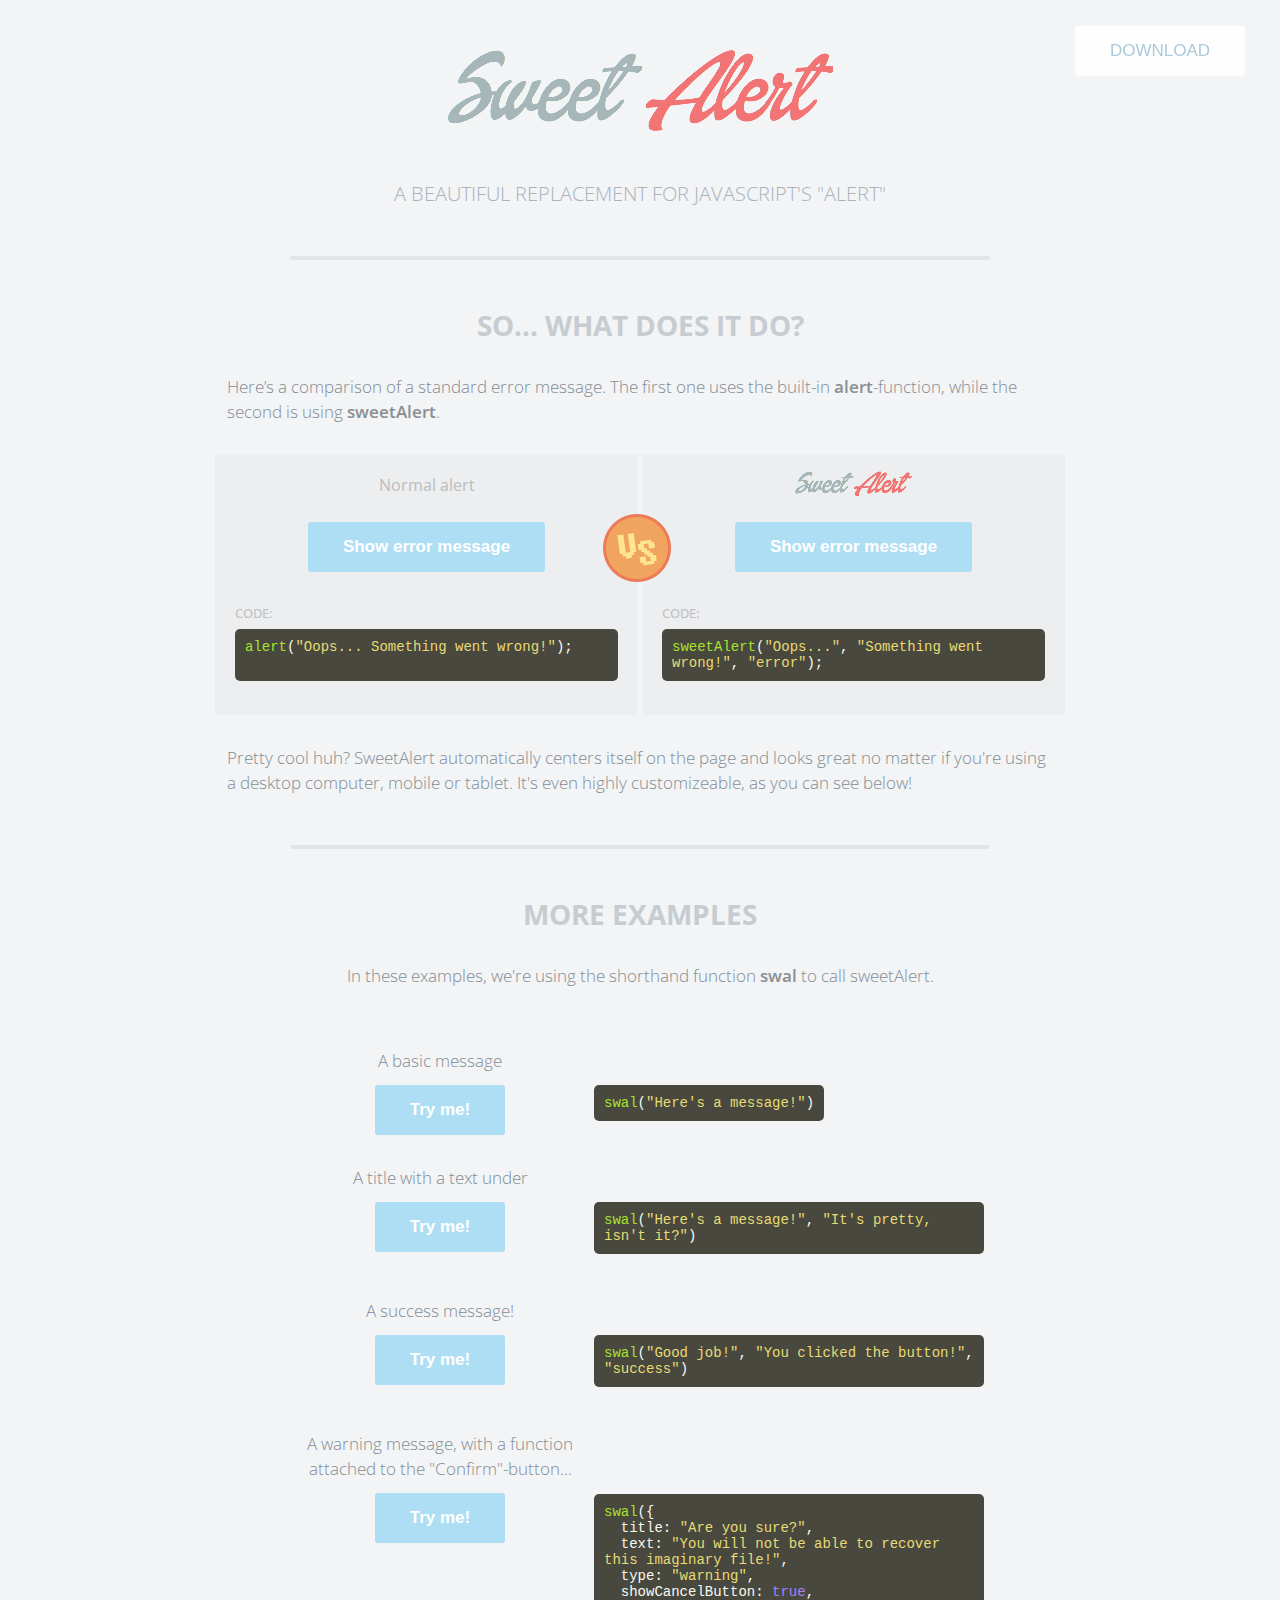
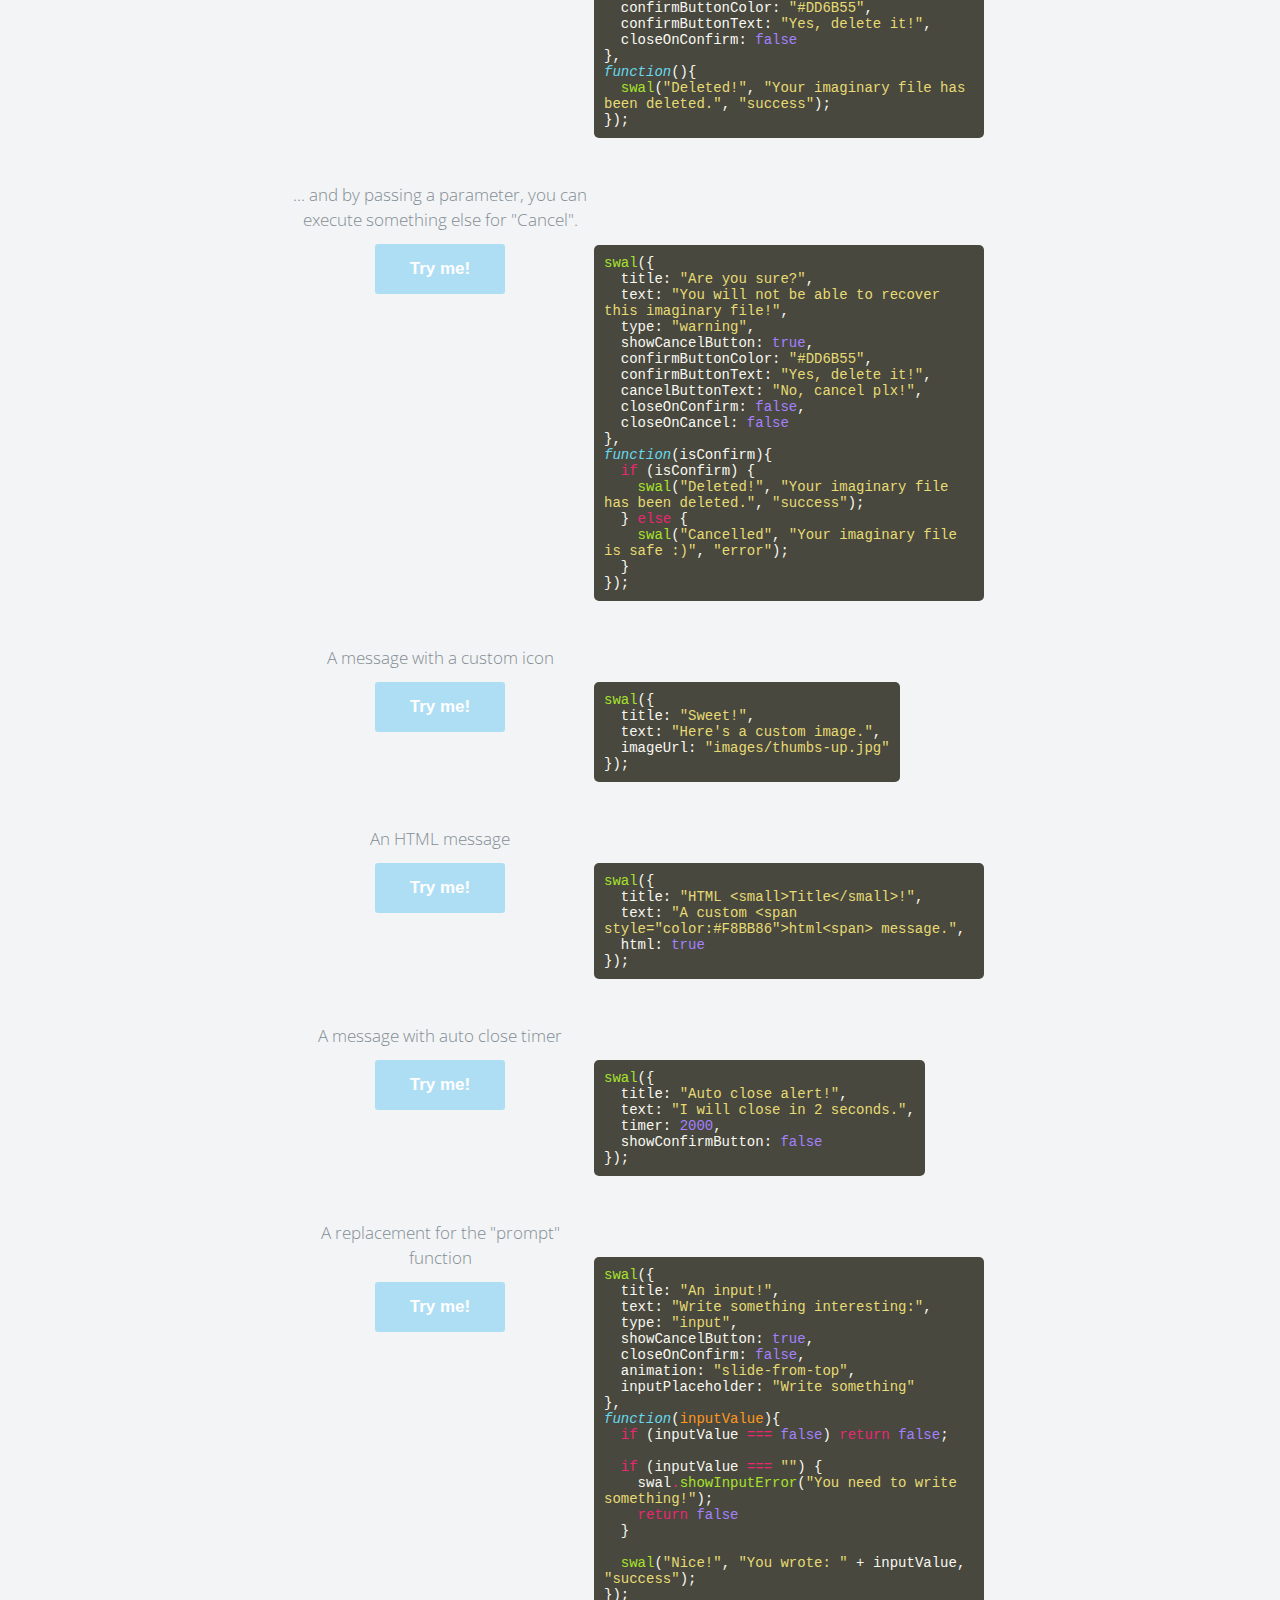
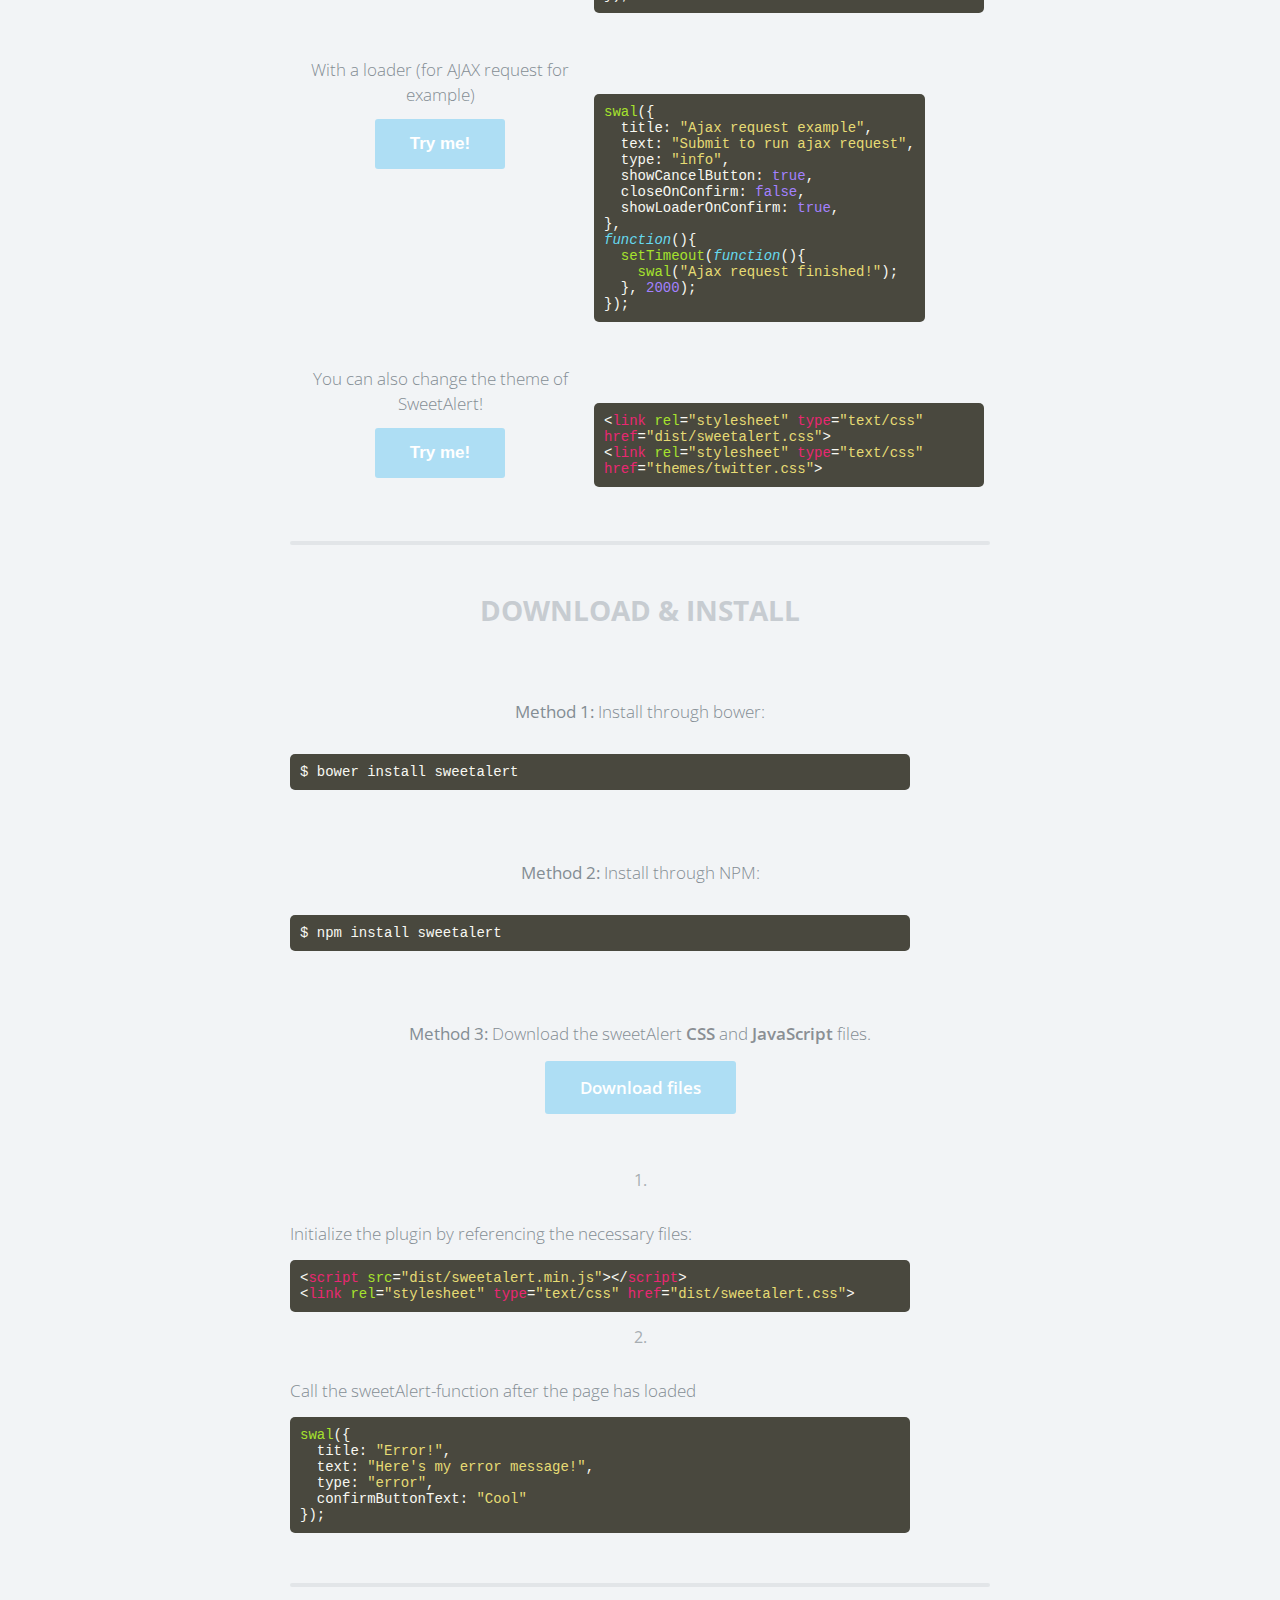
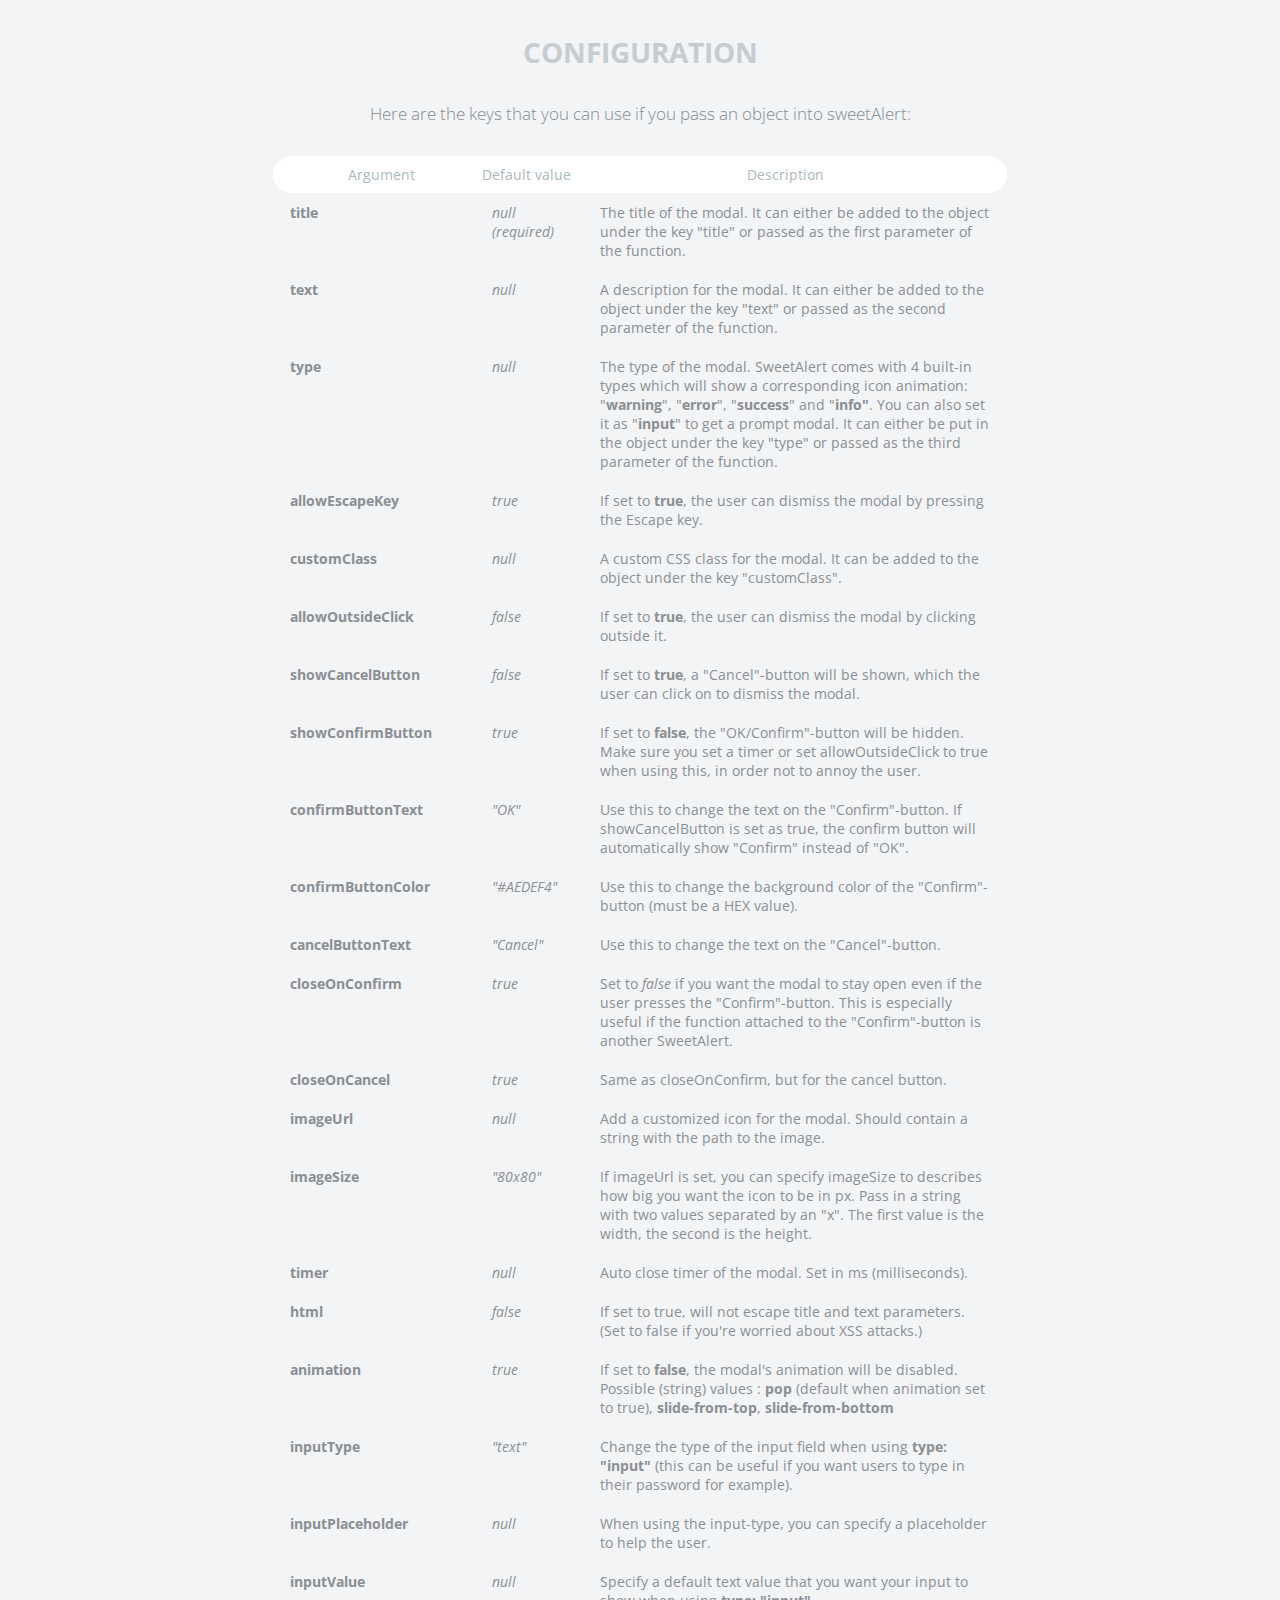
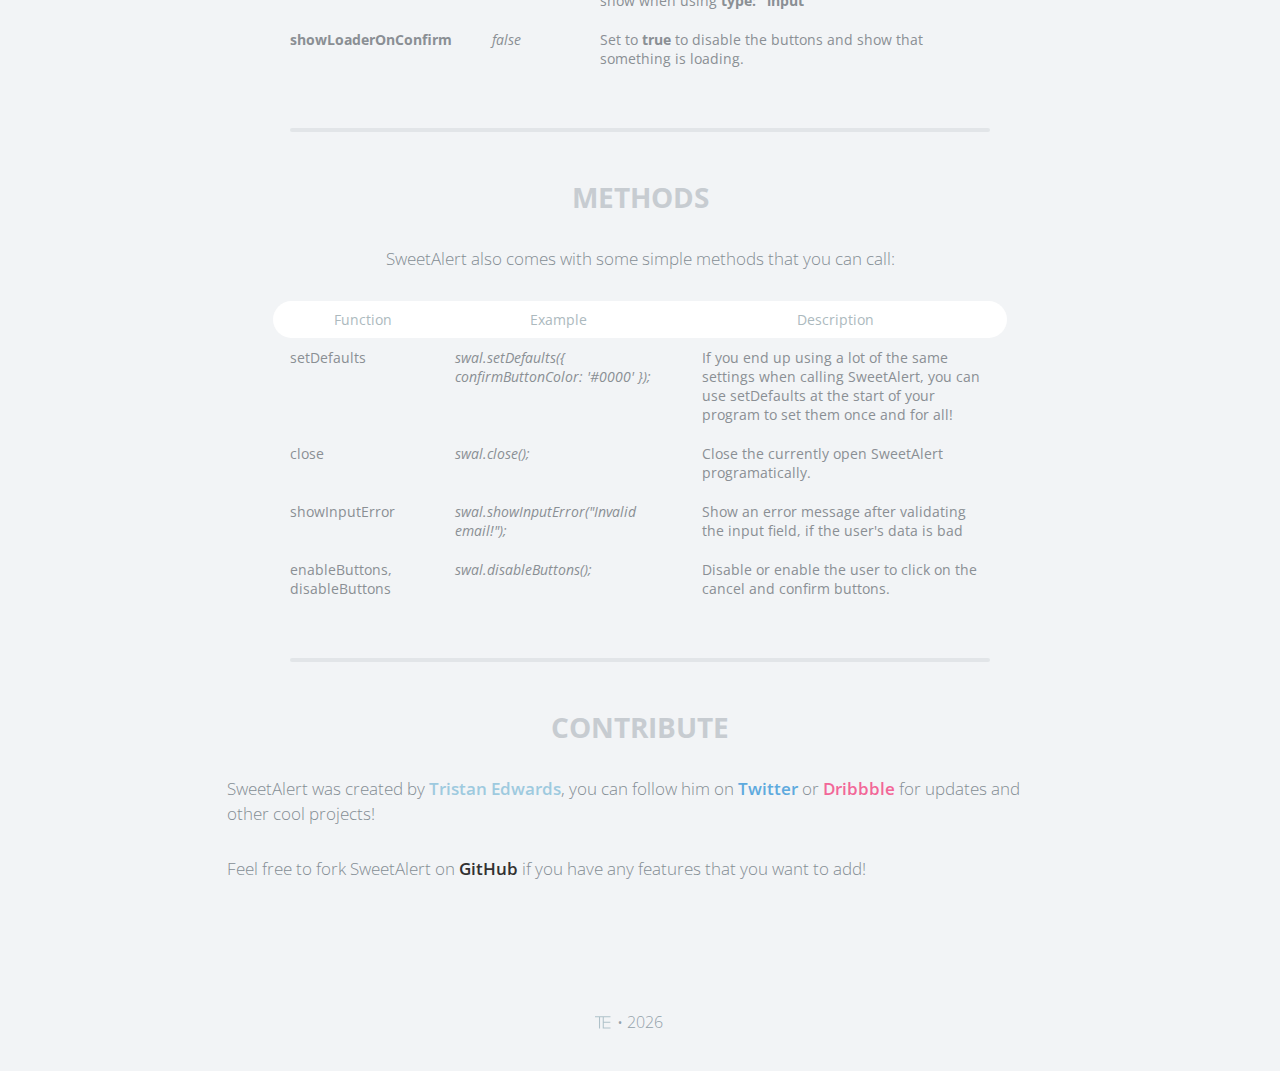
<file: WEBAPP/Controller/sweetalert-master/index.html>
<!doctype html>

<html>

<head>
  <meta charset="utf-8">
  <meta name="viewport" content="width=device-width, initial-scale=1, maximum-scale=1, user-scalable=0" />
  <title>SweetAlert</title>

  <link rel="stylesheet" href="example/example.css">
  <script src="https://code.jquery.com/jquery-2.1.3.min.js"></script>

  <!-- This is what you need -->
  <script src="dist/sweetalert-dev.js"></script>
  <link rel="stylesheet" href="dist/sweetalert.css">
  <!--.......................-->

</head>

<body>

<h1>Sweet Alert</h1>
<h2>A beautiful replacement for JavaScript's "Alert"</h2>
<button class="download">Download</button>

<!-- What does it do? -->
<h3>So... What does it do?</h3>
<p>Here’s a comparison of a standard error message. The first one uses the built-in <strong>alert</strong>-function, while the second is using <strong>sweetAlert</strong>.</p>

<div class="showcase normal">
	<h4>Normal alert</h4>
	<button>Show error message</button>

	<h5>Code:</h5>
	<pre><span class="attr">alert</span>(<span class="str">"Oops... Something went wrong!"</span>);

	</pre>

	<div class="vs-icon"></div>
</div>

<div class="showcase sweet">
	<h4>Sweet Alert</h4>
	<button>Show error message</button>

	<h5>Code:</h5>
	<pre><span class="attr">sweetAlert</span>(<span class="str">"Oops..."</span>, <span class="str">"Something went wrong!"</span>, <span class="str">"error"</span>);</pre>
</div>

<p>Pretty cool huh? SweetAlert automatically centers itself on the page and looks great no matter if you're using a desktop computer, mobile or tablet. It's even highly customizeable, as you can see below!</p>


<!-- Examples -->
<h3>More examples</h3>

<p class="center">In these examples, we're using the shorthand function <strong>swal</strong> to call sweetAlert.</p>

<ul class="examples">

	<li class="message">
		<div class="ui">
			<p>A basic message</p>
			<button>Try me!</button>
		</div>
		<pre><span class="attr">swal</span>(<span class="str">"Here's a message!"</span>)</pre>
	</li>

	<li class="title-text">
		<div class="ui">
			<p>A title with a text under</p>
			<button>Try me!</button>
		</div>
		<pre><span class="attr">swal</span>(<span class="str">"Here's a message!"</span>, <span class="str">"It's pretty, isn't it?"</span>)</pre>
	</li>

	<li class="success">
		<div class="ui">
			<p>A success message!</p>
			<button>Try me!</button>
		</div>
		<pre><span class="attr">swal</span>(<span class="str">"Good job!"</span>, <span class="str">"You clicked the button!"</span>, <span class="str">"success"</span>)</pre>
	</li>

	<li class="warning confirm">
		<div class="ui">
			<p>A warning message, with a function attached to the "Confirm"-button...</p>
			<button>Try me!</button>
		</div>
		<pre><span class="attr">swal</span>({
&nbsp;&nbsp;title: <span class="str">"Are you sure?"</span>,
&nbsp;&nbsp;text: <span class="str">"You will not be able to recover this imaginary file!"</span>,
&nbsp;&nbsp;type: <span class="str">"warning"</span>,
&nbsp;&nbsp;showCancelButton: <span class="val">true</span>,
&nbsp;&nbsp;confirmButtonColor: <span class="str">"#DD6B55"</span>,
&nbsp;&nbsp;confirmButtonText: <span class="str">"Yes, delete it!"</span>,
&nbsp;&nbsp;closeOnConfirm: <span class="val">false</span>
},
<span class="func"><i>function</i></span>(){
&nbsp;&nbsp;<span class="attr">swal</span>(<span class="str">"Deleted!"</span>, <span class="str">"Your imaginary file has been deleted."</span>, <span class="str">"success"</span>);
});</pre>
	</li>

	<li class="warning cancel">
		<div class="ui">
			<p>... and by passing a parameter, you can execute something else for "Cancel".</p>
			<button>Try me!</button>
		</div>
		<pre><span class="attr">swal</span>({
&nbsp;&nbsp;title: <span class="str">"Are you sure?"</span>,
&nbsp;&nbsp;text: <span class="str">"You will not be able to recover this imaginary file!"</span>,
&nbsp;&nbsp;type: <span class="str">"warning"</span>,
&nbsp;&nbsp;showCancelButton: <span class="val">true</span>,
&nbsp;&nbsp;confirmButtonColor: <span class="str">"#DD6B55"</span>,
&nbsp;&nbsp;confirmButtonText: <span class="str">"Yes, delete it!"</span>,
&nbsp;&nbsp;cancelButtonText: <span class="str">"No, cancel plx!"</span>,
&nbsp;&nbsp;closeOnConfirm: <span class="val">false</span>,
&nbsp;&nbsp;closeOnCancel: <span class="val">false</span>
},
<span class="func"><i>function</i></span>(isConfirm){
&nbsp;&nbsp;<span class="tag">if</span> (isConfirm) {
&nbsp;&nbsp;&nbsp;&nbsp;<span class="attr">swal</span>(<span class="str">"Deleted!"</span>, <span class="str">"Your imaginary file has been deleted."</span>, <span class="str">"success"</span>);
&nbsp;&nbsp;} <span class="tag">else</span> {
	&nbsp;&nbsp;&nbsp;&nbsp;<span class="attr">swal</span>(<span class="str">"Cancelled"</span>, <span class="str">"Your imaginary file is safe :)"</span>, <span class="str">"error"</span>);
&nbsp;&nbsp;}
});</pre>
	</li>

	<li class="custom-icon">
		<div class="ui">
			<p>A message with a custom icon</p>
			<button>Try me!</button>
		</div>
		<pre><span class="attr">swal</span>({
&nbsp;&nbsp;title: <span class="str">"Sweet!"</span>,
&nbsp;&nbsp;text: <span class="str">"Here's a custom image."</span>,
&nbsp;&nbsp;imageUrl: <span class="str">"images/thumbs-up.jpg"</span>
});</pre>
	</li>

	<li class="message-html">
		<div class="ui">
			<p>An HTML message</p>
			<button>Try me!</button>
		</div>
		<pre><span class="attr">swal</span>({
&nbsp;&nbsp;title: <span class="str">"HTML &lt;small&gt;Title&lt;/small&gt;!"</span>,
&nbsp;&nbsp;text: <span class="str">"A custom &lt;span style="color:#F8BB86"&gt;html&lt;span&gt; message."</span>,
&nbsp;&nbsp;html: <span class="val">true</span>
});</pre>
	</li>

	<li class="timer">
		<div class="ui">
			<p>A message with auto close timer</p>
			<button>Try me!</button>
		</div>
		<pre><span class="attr">swal</span>({
&nbsp;&nbsp;title: <span class="str">"Auto close alert!"</span>,
&nbsp;&nbsp;text: <span class="str">"I will close in 2 seconds."</span>,
&nbsp;&nbsp;timer: <span class="val">2000</span>,
&nbsp;&nbsp;showConfirmButton: <span class="val">false</span>
});</pre>
	</li>


	<li class="input">
		<div class="ui">
			<p>A replacement for the "prompt" function</p>
			<button>Try me!</button>
		</div>
		<pre><span class="attr">swal</span>({
&nbsp;&nbsp;title: <span class="str">"An input!"</span>,
&nbsp;&nbsp;text: <span class="str">"Write something interesting:"</span>,
&nbsp;&nbsp;type: <span class="str">"input"</span>,
&nbsp;&nbsp;showCancelButton: <span class="val">true</span>,
&nbsp;&nbsp;closeOnConfirm: <span class="val">false</span>,
&nbsp;&nbsp;animation: <span class="str">"slide-from-top"</span>,
&nbsp;&nbsp;inputPlaceholder: <span class="str">"Write something"</span>
},
<span class="func"><i>function</i></span>(<span class="arg">inputValue</span>){
&nbsp;&nbsp;<span class="tag">if</span> (inputValue <span class="tag">===</span> <span class="val">false</span>) <span class="tag">return</span> <span class="val">false</span>;
&nbsp;&nbsp;
&nbsp;&nbsp;<span class="tag">if</span> (inputValue <span class="tag">===</span> <span class="str">""</span>) {
&nbsp;&nbsp;&nbsp;&nbsp;swal<span class="tag">.</span><span class="attr">showInputError</span>(<span class="str">"You need to write something!"</span>);
&nbsp;&nbsp;&nbsp;&nbsp;<span class="tag">return</span> <span class="val">false</span>
&nbsp;&nbsp;}
&nbsp;&nbsp;
&nbsp;&nbsp;<span class="attr">swal</span>(<span class="str">"Nice!"</span>, <span class="str">"You wrote: "</span> + inputValue, <span class="str">"success"</span>);
});</pre>
	</li>

  <li class="ajax">
    <div class="ui">
			<p>With a loader (for AJAX request for example)</p>
			<button>Try me!</button>
		</div>
		<pre><span class="attr">swal</span>({
&nbsp;&nbsp;title: <span class="str">"Ajax request example"</span>,
&nbsp;&nbsp;text: <span class="str">"Submit to run ajax request"</span>,
&nbsp;&nbsp;type: <span class="str">"info"</span>,
&nbsp;&nbsp;showCancelButton: <span class="val">true</span>,
&nbsp;&nbsp;closeOnConfirm: <span class="val">false</span>,
&nbsp;&nbsp;showLoaderOnConfirm: <span class="val">true</span>,
},
<span class="func"><i>function</i></span>(){
&nbsp;&nbsp;<span class="attr">setTimeout</span>(<span class="func"><i>function</i></span>(){
&nbsp;&nbsp;&nbsp;&nbsp;<span class="attr">swal</span>(<span class="str">"Ajax request finished!"</span>);
&nbsp;&nbsp;}, <span class="val">2000</span>);
});</pre>
	</li>

	<li class="theme">
		<div class="ui">
			<p>You can also change the theme of SweetAlert!</p>
			<button>Try me!</button>
		</div>
		<pre>&lt;<span class="tag">link</span> <span class="attr">rel</span>=<span class="str">"stylesheet"</span> <span class="tag">type</span>=<span class="str">"text/css"</span> <span class="tag">href</span>=<span class="str">"dist/sweetalert.css"</span>&gt;
			&lt;<span class="tag">link</span> <span class="attr">rel</span>=<span class="str">"stylesheet"</span> <span class="tag">type</span>=<span class="str">"text/css"</span> <span class="tag">href</span>=<span class="str">"themes/twitter.css"</span>&gt;</pre>
	</li>

</ul>


<!-- Download & Install -->
<h3 id="download-section">Download & install</h3>

<div class="center-container">
	<p class="center"><b>Method 1:</b> Install through bower:</p>
	<pre class="center">$ bower install sweetalert</pre>
</div>

<div class="center-container">
	<p class="center"><b>Method 2:</b> Install through NPM:</p>
	<pre class="center">$ npm install sweetalert</pre>
</div>

<p class="center"><b>Method 3:</b> Download the sweetAlert <strong>CSS</strong> and <strong>JavaScript</strong> files.</p>

<a class="button" href="https://github.com/t4t5/sweetalert/archive/master.zip" download>Download files</a>

<ol>
	<li>
		<p>Initialize the plugin by referencing the necessary files:</p>
		<pre>&lt;<span class="tag">script</span> <span class="attr">src</span>=<span class="str">"dist/sweetalert.min.js"</span>&gt;&lt;/<span class="tag">script</span>&gt;
&lt;<span class="tag">link</span> <span class="attr">rel</span>=<span class="str">"stylesheet"</span> <span class="tag">type</span>=<span class="str">"text/css"</span> <span class="tag">href</span>=<span class="str">"dist/sweetalert.css"</span>&gt;</pre>
	</li>

	<li>
		<p>Call the sweetAlert-function after the page has loaded</p>
		<pre><span class="attr">swal</span>({
&nbsp;&nbsp;title: <span class="str">"Error!"</span>,
&nbsp;&nbsp;text: <span class="str">"Here's my error message!"</span>,
&nbsp;&nbsp;type: <span class="str">"error"</span>,
&nbsp;&nbsp;confirmButtonText: <span class="str">"Cool"</span>
});
</pre>
	</li>
</ol>



<!-- Configuration -->
<h3>Configuration</h3>

<p class="center">Here are the keys that you can use if you pass an object into sweetAlert:</p>

<table>
	<tr class="titles">
		<th>
			<div class="border-left"></div>
			Argument
		</th>
		<th>Default value</th>
		<th>
			<div class="border-right"></div>
			Description
		</th>
	</tr>
	<tr>
		<td><b>title</b></td>
		<td><i>null (required)</i></td>
		<td>The title of the modal. It can either be added to the object under the key "title" or passed as the first parameter of the function.</td>
	</tr>
	<tr>
		<td><b>text</b></td>
		<td><i>null</i></td>
		<td>A description for the modal. It can either be added to the object under the key "text" or passed as the second parameter of the function.</td>
	</tr>
	<tr>
		<td><b>type</b></td>
		<td><i>null</i></td>
		<td>The type of the modal. SweetAlert comes with 4 built-in types which will show a corresponding icon animation: "<strong>warning</strong>", "<strong>error</strong>", "<strong>success</strong>" and "<strong>info"</strong>. You can also set it as "<strong>input</strong>" to get a prompt modal. It can either be put in the object under the key "type" or passed as the third parameter of the function.</td>
	</tr>
    <tr>
      <td><b>allowEscapeKey</b></td>
      <td><i>true</i></td>
      <td>If set to <strong>true</strong>, the user can dismiss the modal by pressing the Escape key.</td>
    </tr>
	<tr>
		<td><b>customClass</b></td>
		<td><i>null</i></td>
		<td>A custom CSS class for the modal. It can be added to the object under the key "customClass".</td>
	</tr>
	<tr>
		<td><b>allowOutsideClick</b></td>
		<td><i>false</i></td>
		<td>If set to <strong>true</strong>, the user can dismiss the modal by clicking outside it.</td>
	</tr>
	<tr>
		<td><b>showCancelButton</b></td>
		<td><i>false</i></td>
		<td>If set to <strong>true</strong>, a "Cancel"-button will be shown, which the user can click on to dismiss the modal.</td>
	</tr>
	<tr>
		<td><b>showConfirmButton</b></td>
		<td><i>true</i></td>
		<td>If set to <strong>false</strong>, the "OK/Confirm"-button will be hidden. Make sure you set a timer or set allowOutsideClick to true when using this, in order not to annoy the user.</td>
	</tr>
	<tr>
		<td><b>confirmButtonText</b></td>
		<td><i>"OK"</i></td>
		<td>Use this to change the text on the "Confirm"-button. If showCancelButton is set as true, the confirm button will automatically show "Confirm" instead of "OK".</td>
	</tr>
	<tr>
		<td><b>confirmButtonColor</b></td>
		<td><i>"#AEDEF4"</i></td>
		<td>Use this to change the background color of the "Confirm"-button (must be a HEX value).</td>
	</tr>
	<tr>
		<td><b>cancelButtonText</b></td>
		<td><i>"Cancel"</i></td>
		<td>Use this to change the text on the "Cancel"-button.</td>
	</tr>
	<tr>
		<td><b>closeOnConfirm</b></td>
		<td><i>true</i></td>
		<td>Set to <i>false</i> if you want the modal to stay open even if the user presses the "Confirm"-button. This is especially useful if the function attached to the "Confirm"-button is another SweetAlert.</td>
	</tr>
	<tr>
		<td><b>closeOnCancel</b></td>
		<td><i>true</i></td>
		<td>Same as closeOnConfirm, but for the cancel button.</td>
	</tr>
	<tr>
		<td><b>imageUrl</b></td>
		<td><i>null</i></td>
		<td>Add a customized icon for the modal. Should contain a string with the path to the image.</td>
	</tr>
	<tr>
		<td><b>imageSize</b></td>
		<td><i>"80x80"</i></td>
		<td>If imageUrl is set, you can specify imageSize to describes how big you want the icon to be in px. Pass in a string with two values separated by an "x". The first value is the width, the second is the height.</td>
	</tr>
	<tr>
		<td><b>timer</b></td>
		<td><i>null</i></td>
		<td>Auto close timer of the modal. Set in ms (milliseconds).</td>
	</tr>
	<tr>
		<td><b>html</b></td>
		<td><i>false</i></td>
		<td>If set to true, will not escape title and text parameters. (Set to false if you're worried about XSS attacks.)</td>
	</tr>
	<tr>
		<td><b>animation</b></td>
		<td><i>true</i></td>
		<td>If set to <strong>false</strong>, the modal's animation will be disabled. Possible (string) values : <strong>pop</strong> (default when animation set to true), <strong>slide-from-top</strong>, <strong>slide-from-bottom</strong></td>
	</tr>
	<tr>
		<td><b>inputType</b></td>
		<td><i>"text"</i></td>
		<td>Change the type of the input field when using <strong>type: "input"</strong> (this can be useful if you want users to type in their password for example).</td>
	</tr>
	<tr>
		<td><b>inputPlaceholder</b></td>
		<td><i>null</i></td>
		<td>When using the input-type, you can specify a placeholder to help the user.</td>
	</tr>
	<tr>
		<td><b>inputValue</b></td>
		<td><i>null</i></td>
		<td>Specify a default text value that you want your input to show when using <strong>type: "input"</strong></td>
	</tr>
	<tr>
		<td><b>showLoaderOnConfirm</b></td>
		<td><i>false</i></td>
    <td>Set to <strong>true</strong> to disable the buttons and show that something is loading.</td>
	</tr>
</table>


<!-- Methods -->
<h3>Methods</h3>

<p class="center">SweetAlert also comes with some simple methods that you can call:</p>

<table>
	<tr class="titles">
		<th>
			<div class="border-left"></div>
			Function
		</th>
		<th>Example</th>
		<th>
			<div class="border-right"></div>
			Description
		</th>
	</tr>
	<tr>
		<td>setDefaults</td>
		<td><i>swal.setDefaults({ confirmButtonColor: '#0000' });</i></td>
		<td>If you end up using a lot of the same settings when calling SweetAlert, you can use setDefaults at the start of your program to set them once and for all!</td>
	</tr>
	<tr>
		<td>close</td>
		<td><i>swal.close();</i></td>
		<td>Close the currently open SweetAlert programatically.</td>
	</tr>
	<tr>
		<td>showInputError</td>
		<td><i>swal.showInputError("Invalid email!");</i></td>
		<td>Show an error message after validating the input field, if the user's data is bad</td>
	</tr>
	<tr>
		<td>enableButtons, disableButtons</td>
		<td><i>swal.disableButtons();</i></td>
		<td>Disable or enable the user to click on the cancel and confirm buttons.</td>
	</tr>
</table>



<!-- Contribute -->
<h3>Contribute</h3>
<p>SweetAlert was created by <a href="http://tristanedwards.me" target="_blank">Tristan Edwards</a>, you can follow him on <a href="https://twitter.com/t4t5" target="_blank" class="twitter">Twitter</a> or <a href="https://dribbble.com/tristanedwards" target="_blank" class="dribbble">Dribbble</a> for updates and other cool projects!</p>
<p>Feel free to fork SweetAlert on <a href="https://github.com/t4t5/sweetalert" class="github">GitHub</a> if you have any features that you want to add!</p>


<footer>
	<span class="te-logo">TE</span> • <script>document.write(new Date().getFullYear())</script>
</footer>


<script>

document.querySelector('button.download').onclick = function(){
	$("html, body").animate({ scrollTop: $("#download-section").offset().top }, 1000);
};

document.querySelector('.showcase.normal button').onclick = function(){
	alert("Oops... Something went wrong!");
};

document.querySelector('.showcase.sweet button').onclick = function(){
	swal("Oops...", "Something went wrong!", "error");
};

document.querySelector('ul.examples li.message button').onclick = function(){
	swal("Here's a message!");
};

document.querySelector('ul.examples li.timer button').onclick = function(){
	swal({
		title: "Auto close alert!",
		text: "I will close in 2 seconds.",
		timer: 2000,
		showConfirmButton: false
	});
};

document.querySelector('ul.examples li.title-text button').onclick = function(){
	swal("Here's a message!", "It's pretty, isn't it?");
};

document.querySelector('ul.examples li.success button').onclick = function(){
	swal("Good job!", "You clicked the button!", "success");
};

document.querySelector('ul.examples li.warning.confirm button').onclick = function(){
	swal({
		title: "Are you sure?",
		text: "You will not be able to recover this imaginary file!",
		type: "warning",
		showCancelButton: true,
		confirmButtonColor: '#DD6B55',
		confirmButtonText: 'Yes, delete it!',
		closeOnConfirm: false
	},
	function(){
		swal("Deleted!", "Your imaginary file has been deleted!", "success");
	});
};

document.querySelector('ul.examples li.warning.cancel button').onclick = function(){
	swal({
		title: "Are you sure?",
		text: "You will not be able to recover this imaginary file!",
		type: "warning",
		showCancelButton: true,
		confirmButtonColor: '#DD6B55',
		confirmButtonText: 'Yes, delete it!',
		cancelButtonText: "No, cancel plx!",
		closeOnConfirm: false,
		closeOnCancel: false
	},
	function(isConfirm){
    if (isConfirm){
      swal("Deleted!", "Your imaginary file has been deleted!", "success");
    } else {
      swal("Cancelled", "Your imaginary file is safe :)", "error");
    }
	});
};

document.querySelector('ul.examples li.custom-icon button').onclick = function(){
	swal({
		title: "Sweet!",
		text: "Here's a custom image.",
		imageUrl: 'example/images/thumbs-up.jpg'
	});
};

document.querySelector('ul.examples li.message-html button').onclick = function(){
	swal({
		title: "HTML <small>Title</small>!",
		text: 'A custom <span style="color:#F8BB86">html<span> message.',
		html: true
	});
};

document.querySelector('ul.examples li.input button').onclick = function(){
	swal({
		title: "An input!",
		text: 'Write something interesting:',
		type: 'input',
		showCancelButton: true,
		closeOnConfirm: false,
		animation: "slide-from-top",
		inputPlaceholder: "Write something",
	},
	function(inputValue){
		if (inputValue === false) return false;

		if (inputValue === "") {
			swal.showInputError("You need to write something!");
			return false;
		}
    
		swal("Nice!", 'You wrote: ' + inputValue, "success");

	});
};

document.querySelector('ul.examples li.theme button').onclick = function() {
	swal({
		title: "Themes!",
		text: "Here's the Twitter theme for SweetAlert!",
		confirmButtonText: "Cool!",
		customClass: 'twitter'
	});
};

document.querySelector('ul.examples li.ajax button').onclick = function() {
  swal({
    title: 'Ajax request example',
    text: 'Submit to run ajax request',
    type: 'info',
    showCancelButton: true,
    closeOnConfirm: false,
    showLoaderOnConfirm: true,
  }, function(){
    setTimeout(function() {
      swal('Ajax request finished!');
    }, 2000);
  });
};

</script>



</body>

</html>
</file>
<file: WEBAPP/Controller/sweetalert-master/example/example.css>
@import url(http://fonts.googleapis.com/css?family=Open+Sans:400,600,700,300);
@import url(http://fonts.googleapis.com/css?family=Open+Sans+Condensed:700);
body {
  background-color: #f2f4f6;
  font-family: 'Open Sans', sans-serif;
  text-align: center; }

h1 {
  background-image: url("images/logo_big.png");
  background-image: -webkit-image-set(url("images/logo_big.png") 1x, url("images/logo_big@2x.png") 2x);
  width: 385px;
  height: 81px;
  text-indent: -9999px;
  white-space: nowrap;
  margin: 50px auto; }
  @media all and (max-width: 420px) {
    h1 {
      width: 300px;
      background-size: contain;
      background-repeat: no-repeat;
      background-position: center; } }
  @media all and (max-width: 330px) {
    h1 {
      width: 250px; } }

h2 {
  font-size: 20px;
  color: #A9B2BC;
  line-height: 25px;
  text-transform: uppercase;
  font-weight: 300;
  text-align: center;
  display: block; }

h3 {
  font-size: 28px;
  color: #C7CCD1;
  text-transform: uppercase;
  font-family: 'Open Sans Condensed', sans-serif;
  margin-top: 100px;
  text-align: center;
  position: relative; }
  h3#download-section {
    margin-top: 50px;
    padding-top: 40px; }
  h3::after {
    content: "";
    background-color: #e2e5e8;
    height: 4px;
    width: 700px;
    left: 50%;
    margin-left: -350px;
    position: absolute;
    margin-top: -50px;
    border-radius: 2px; }
    @media all and (max-width: 740px) {
      h3::after {
        width: auto;
        left: 20px;
        right: 20px;
        margin-left: 0; } }

a {
  text-decoration: none; }

p {
  max-width: 826px;
  margin: 30px auto;
  font-size: 17px;
  font-weight: 300;
  color: #848D94;
  line-height: 25px;
  text-align: left; }
  p.center {
    text-align: center; }
  p strong {
    color: #8A8F94;
    font-weight: 600; }
  p a {
    color: #9ECADF;
    font-weight: 600; }
    p a:hover {
      text-decoration: underline; }
    p a.twitter {
      color: #5eaade; }
    p a.dribbble {
      color: #f26798; }
    p a.github {
      color: #323131; }

button, .button {
  background-color: #AEDEF4;
  color: white;
  border: none;
  box-shadow: none;
  font-size: 17px;
  font-weight: 500;
  font-weight: 600;
  border-radius: 3px;
  padding: 15px 35px;
  margin: 26px 5px 0 5px;
  cursor: pointer; }
  button:focus, .button:focus {
    outline: none; }
  button:hover, .button:hover {
    background-color: #a1d9f2; }
  button:active, .button:active {
    background-color: #81ccee; }
  button.cancel, .button.cancel {
    background-color: #D0D0D0; }
    button.cancel:hover, .button.cancel:hover {
      background-color: #c8c8c8; }
    button.cancel:active, .button.cancel:active {
      background-color: #b6b6b6; }
  button.download, .button.download {
    position: fixed;
    right: 30px;
    top: 0;
    background-color: rgba(255, 255, 255, 0.9);
    color: #ABCADA;
    font-weight: 500;
    text-transform: uppercase;
    z-index: 3; }
    @media all and (max-width: 1278px) {
      button.download, .button.download {
        display: none; } }

.center-container {
  max-width: 700px;
  margin: 70px auto; }

pre {
  background-color: #49483e;
  color: #f8f8f2;
  padding: 10px;
  border-radius: 5px;
  white-space: pre-line;
  text-align: left;
  font-size: 14px;
  max-width: 600px; }
  pre .str {
    color: #e6db74; }
  pre .func {
    color: #66d9ef; }
  pre .val {
    color: #a381ff; }
  pre .tag {
    color: #e92772; }
  pre .attr {
    color: #a6e22d; }
  pre .arg {
    color: #fd9720; }

.showcase {
  background-color: #eceef0;
  padding: 20px;
  display: inline-block;
  width: 383px;
  vertical-align: top;
  position: relative; }
  @media all and (max-width: 865px) {
    .showcase {
      margin: 5px auto;
      padding: 46px 20px; } }
  @media all and (max-width: 440px) {
    .showcase {
      width: auto; } }
  .showcase h4 {
    font-size: 16px;
    color: #BCBCBC;
    line-height: 22px;
    margin: 0 auto;
    font-weight: 400; }
  .showcase.sweet h4 {
    width: 117px;
    height: 25px;
    margin-top: -3px;
    text-indent: -9999px;
    background-image: url("images/logo_small.png");
    background-image: -webkit-image-set(url("images/logo_small.png") 1x, url("images/logo_small@2x.png") 2x); }
  .showcase h5 {
    margin-bottom: -7px;
    text-align: left;
    font-weight: 500;
    text-transform: uppercase;
    color: #c2c2c2; }
  .showcase button {
    margin-bottom: 10px; }
  .showcase .vs-icon {
    background-image: url("images/vs_icon.png");
    background-image: -webkit-image-set(url("images/vs_icon.png") 1x, url("images/vs_icon@2x.png") 2x);
    width: 69px;
    height: 69px;
    position: absolute;
    right: -34px;
    top: 60px;
    z-index: 2; }
    @media all and (max-width: 865px) {
      .showcase .vs-icon {
        margin: 5px auto;
        right: auto;
        left: 50%;
        margin-left: -35px;
        top: auto;
        bottom: -35px; } }

ul.examples {
  list-style-type: none;
  width: 700px;
  margin: 0 auto;
  text-align: left;
  padding-left: 0; }
  @media all and (max-width: 758px) {
    ul.examples {
      width: auto; } }
  ul.examples li {
    padding-left: 0; }
  ul.examples .ui, ul.examples pre {
    display: inline-block;
    vertical-align: top; }
    @media all and (max-width: 758px) {
      ul.examples .ui, ul.examples pre {
        display: block;
        max-width: none;
        margin: 0 auto; } }
  ul.examples .ui {
    width: 300px;
    text-align: center; }
    ul.examples .ui button {
      margin-top: 12px; }
    ul.examples .ui p {
      text-align: center;
      margin-bottom: 0; }
  ul.examples pre {
    max-width: 370px;
    margin-top: 67px; }
    @media all and (max-width: 758px) {
      ul.examples pre {
        margin-top: 16px !important;
        margin-bottom: 60px; } }
  ul.examples .warning pre {
    margin-top: 93px; }

ol {
  max-width: 700px;
  margin: 70px auto;
  list-style-position: inside;
  padding-left: 0; }
  ol li {
    color: #A7ADB2; }
    ol li p {
      margin-bottom: 10px; }

table {
  width: 700px;
  font-size: 14px;
  color: #8a8f94;
  margin: 10px auto;
  text-align: left;
  border-collapse: collapse; }
  @media all and (max-width: 750px) {
    table {
      width: auto;
      margin: 10px 20px; } }
  table th {
    background-color: white;
    padding: 9px;
    color: #acb9be;
    font-weight: 400;
    text-align: center;
    position: relative; }
    table th .border-left, table th .border-right {
      position: absolute;
      background-color: white;
      border-radius: 50%;
      top: 0;
      left: -17px;
      width: 37px;
      height: 37px; }
    table th .border-right {
      left: auto;
      right: -17px; }
    @media all and (max-width: 750px) {
      table th:nth-child(2) {
        display: none; } }
  table td {
    padding: 10px 20px;
    vertical-align: top; }
    table td:first-child {
      padding-left: 0px; }
    table td:last-child {
      padding-right: 0px; }
    @media all and (max-width: 750px) {
      table td:nth-child(2) {
        display: none; } }
    @media all and (max-width: 360px) {
      table td {
        padding: 10px 4px; }
        table td b {
          font-size: 13px; } }

footer {
  margin-top: 100px;
  padding-bottom: 30px;
  color: #9A999F;
  display: inline-block;
  position: relative;
  color: gray;
  font-weight: 400;
  color: #93a1aa;
  font-weight: 300; }
  footer .te-logo {
    text-indent: -99999px;
    background-size: contain;
    background-repeat: no-repeat;
    background-position: center center;
    height: 16px;
    width: 16px;
    display: inline-block;
    margin-right: 5px;
    background-image: url("images/te-logo-small.svg");
    position: absolute;
    left: -22px;
    top: 3px; }

.sweet-alert.twitter {
  font-family: "Helvetica Neue", Helvetica, Arial, sans-serif;
  padding: 15px;
  padding-top: 55px;
  text-align: right;
  border-radius: 6px;
  box-shadow: 0px 0px 0px 1px rgba(0, 0, 0, 0.11), 0px 6px 30px rgba(0, 0, 0, 0.14); }
  .sweet-alert.twitter ~ .sweet-overlay {
    background: rgba(41, 47, 51, 0.9); }
  .sweet-alert.twitter h2 {
    position: absolute;
    top: 0;
    left: 0;
    right: 0;
    height: 40px;
    line-height: 40px;
    font-size: 16px;
    font-weight: 400;
    color: #8899a6;
    margin: 0;
    color: #66757f;
    border-bottom: 1px solid #e1e8ed; }
  .sweet-alert.twitter p {
    display: block;
    text-align: center;
    color: #66757f;
    font-weight: 400;
    font-size: 13px;
    margin-top: 7px; }
  .sweet-alert.twitter .sa-button-container {
    background-color: #f5f8fa;
    border-top: 1px solid #e1e8ed;
    box-shadow: 0px -1px 0px white;
    margin: -15px;
    margin-top: 0; }
  .sweet-alert.twitter[data-has-confirm-button=false][data-has-cancel-button=false] {
    padding-bottom: 10px; }
    .sweet-alert.twitter[data-has-confirm-button=false][data-has-cancel-button=false] .sa-button-container {
      display: none; }
  .sweet-alert.twitter button {
    border-radius: 2px;
    box-shadow: none !important;
    text-shadow: 0px -1px 0px rgba(0, 0, 0, 0.3);
    margin: 17px 0px;
    border-radius: 4px;
    font-size: 14px;
    font-weight: 600;
    padding: 8px 16px;
    position: relative; }
    .sweet-alert.twitter button:focus, .sweet-alert.twitter button.cancel:focus {
      box-shadow: none !important; }
      .sweet-alert.twitter button:focus::before, .sweet-alert.twitter button.cancel:focus::before {
        content: "";
        position: absolute;
        left: -5px;
        top: -5px;
        right: -5px;
        bottom: -5px;
        border: 2px solid #a5b0b4;
        border-radius: 8px; }
    .sweet-alert.twitter button.confirm {
      background-color: #55acee !important;
      background-image: linear-gradient(transparent, rgba(0, 0, 0, 0.05));
      -ms-filter: "progid:DXImageTransform.Microsoft.gradient(startColorstr=#00000000, endColorstr=#0C000000)";
      border: 1px solid #3b88c3;
      box-shadow: inset 0 1px 0 rgba(255, 255, 255, 0.15);
      margin-right: 15px; }
      .sweet-alert.twitter button.confirm:hover {
        background-color: #55acee;
        background-image: linear-gradient(transparent, rgba(0, 0, 0, 0.15));
        -ms-filter: "progid:DXImageTransform.Microsoft.gradient(startColorstr=#00000000, endColorstr=#26000000)";
        border-color: #3b88c3; }
    .sweet-alert.twitter button.cancel {
      color: #66757e;
      background-color: #f5f8fa;
      background-image: linear-gradient(#fff, #f5f8fa);
      text-shadow: 0px -1px 0px white;
      margin-right: 9px;
      border: 1px solid #e1e8ed; }
      .sweet-alert.twitter button.cancel:hover, .sweet-alert.twitter button.cancel:focus:hover {
        background-color: #e1e8ed;
        background-image: linear-gradient(#fff, #e1e8ed);
        -ms-filter: "progid:DXImageTransform.Microsoft.gradient(enabled=false)";
        border-color: #e1e8ed; }
      .sweet-alert.twitter button.cancel:focus {
        background: #fff;
        border-color: #fff; }
  .sweet-alert.twitter .sa-icon {
    transform: scale(0.72);
    margin-bottom: -2px;
    margin-top: -10px; }
  .sweet-alert.twitter input {
    border: 1px solid #e1e8ed;
    border-radius: 3px;
    padding: 10px 7px;
    height: auto;
    box-shadow: none;
    font-size: 13px;
    margin: 10px 0; }
    .sweet-alert.twitter input:focus {
      border-color: #94A1A6;
      box-shadow: inset 0 0 0 1px rgba(77, 99, 107, 0.7); }
  .sweet-alert.twitter fieldset .sa-input-error {
    display: none; }
  .sweet-alert.twitter .sa-error-container {
    text-align: center;
    border: none;
    background-color: #fbedc0;
    margin-bottom: 6px; }
    .sweet-alert.twitter .sa-error-container.show {
      border: 1px solid #f0e1b9; }
    .sweet-alert.twitter .sa-error-container .icon {
      display: none; }
    .sweet-alert.twitter .sa-error-container p {
      color: #292f33;
      font-weight: 600;
      margin-top: 0; }
</file>
<file: WEBAPP/Controller/sweetalert-master/dist/sweetalert.css>
body.stop-scrolling {
  height: 100%;
  overflow: hidden; }

.sweet-overlay {
  background-color: black;
  /* IE8 */
  -ms-filter: "progid:DXImageTransform.Microsoft.Alpha(Opacity=40)";
  /* IE8 */
  background-color: rgba(0, 0, 0, 0.4);
  position: fixed;
  left: 0;
  right: 0;
  top: 0;
  bottom: 0;
  display: none;
  z-index: 10000; }

.sweet-alert {
  background-color: white;
  font-family: 'Open Sans', 'Helvetica Neue', Helvetica, Arial, sans-serif;
  width: 478px;
  padding: 17px;
  border-radius: 5px;
  text-align: center;
  position: fixed;
  left: 50%;
  top: 50%;
  margin-left: -256px;
  margin-top: -200px;
  overflow: hidden;
  display: none;
  z-index: 99999; }
  @media all and (max-width: 540px) {
    .sweet-alert {
      width: auto;
      margin-left: 0;
      margin-right: 0;
      left: 15px;
      right: 15px; } }
  .sweet-alert h2 {
    color: #575757;
    font-size: 30px;
    text-align: center;
    font-weight: 600;
    text-transform: none;
    position: relative;
    margin: 25px 0;
    padding: 0;
    line-height: 40px;
    display: block; }
  .sweet-alert p {
    color: #797979;
    font-size: 16px;
    text-align: center;
    font-weight: 300;
    position: relative;
    text-align: inherit;
    float: none;
    margin: 0;
    padding: 0;
    line-height: normal; }
  .sweet-alert fieldset {
    border: none;
    position: relative; }
  .sweet-alert .sa-error-container {
    background-color: #f1f1f1;
    margin-left: -17px;
    margin-right: -17px;
    overflow: hidden;
    padding: 0 10px;
    max-height: 0;
    webkit-transition: padding 0.15s, max-height 0.15s;
    transition: padding 0.15s, max-height 0.15s; }
    .sweet-alert .sa-error-container.show {
      padding: 10px 0;
      max-height: 100px;
      webkit-transition: padding 0.2s, max-height 0.2s;
      transition: padding 0.25s, max-height 0.25s; }
    .sweet-alert .sa-error-container .icon {
      display: inline-block;
      width: 24px;
      height: 24px;
      border-radius: 50%;
      background-color: #ea7d7d;
      color: white;
      line-height: 24px;
      text-align: center;
      margin-right: 3px; }
    .sweet-alert .sa-error-container p {
      display: inline-block; }
  .sweet-alert .sa-input-error {
    position: absolute;
    top: 29px;
    right: 26px;
    width: 20px;
    height: 20px;
    opacity: 0;
    -webkit-transform: scale(0.5);
    transform: scale(0.5);
    -webkit-transform-origin: 50% 50%;
    transform-origin: 50% 50%;
    -webkit-transition: all 0.1s;
    transition: all 0.1s; }
    .sweet-alert .sa-input-error::before, .sweet-alert .sa-input-error::after {
      content: "";
      width: 20px;
      height: 6px;
      background-color: #f06e57;
      border-radius: 3px;
      position: absolute;
      top: 50%;
      margin-top: -4px;
      left: 50%;
      margin-left: -9px; }
    .sweet-alert .sa-input-error::before {
      -webkit-transform: rotate(-45deg);
      transform: rotate(-45deg); }
    .sweet-alert .sa-input-error::after {
      -webkit-transform: rotate(45deg);
      transform: rotate(45deg); }
    .sweet-alert .sa-input-error.show {
      opacity: 1;
      -webkit-transform: scale(1);
      transform: scale(1); }
  .sweet-alert input {
    width: 100%;
    box-sizing: border-box;
    border-radius: 3px;
    border: 1px solid #d7d7d7;
    height: 43px;
    margin-top: 10px;
    margin-bottom: 17px;
    font-size: 18px;
    box-shadow: inset 0px 1px 1px rgba(0, 0, 0, 0.06);
    padding: 0 12px;
    display: none;
    -webkit-transition: all 0.3s;
    transition: all 0.3s; }
    .sweet-alert input:focus {
      outline: none;
      box-shadow: 0px 0px 3px #c4e6f5;
      border: 1px solid #b4dbed; }
      .sweet-alert input:focus::-moz-placeholder {
        transition: opacity 0.3s 0.03s ease;
        opacity: 0.5; }
      .sweet-alert input:focus:-ms-input-placeholder {
        transition: opacity 0.3s 0.03s ease;
        opacity: 0.5; }
      .sweet-alert input:focus::-webkit-input-placeholder {
        transition: opacity 0.3s 0.03s ease;
        opacity: 0.5; }
    .sweet-alert input::-moz-placeholder {
      color: #bdbdbd; }
    .sweet-alert input:-ms-input-placeholder {
      color: #bdbdbd; }
    .sweet-alert input::-webkit-input-placeholder {
      color: #bdbdbd; }
  .sweet-alert.show-input input {
    display: block; }
  .sweet-alert .sa-confirm-button-container {
    display: inline-block;
    position: relative; }
  .sweet-alert .la-ball-fall {
    position: absolute;
    left: 50%;
    top: 50%;
    margin-left: -27px;
    margin-top: 4px;
    opacity: 0;
    visibility: hidden; }
  .sweet-alert button {
    background-color: #8CD4F5;
    color: white;
    border: none;
    box-shadow: none;
    font-size: 17px;
    font-weight: 500;
    -webkit-border-radius: 4px;
    border-radius: 5px;
    padding: 10px 32px;
    margin: 26px 5px 0 5px;
    cursor: pointer; }
    .sweet-alert button:focus {
      outline: none;
      box-shadow: 0 0 2px rgba(128, 179, 235, 0.5), inset 0 0 0 1px rgba(0, 0, 0, 0.05); }
    .sweet-alert button:hover {
      background-color: #7ecff4; }
    .sweet-alert button:active {
      background-color: #5dc2f1; }
    .sweet-alert button.cancel {
      background-color: #C1C1C1; }
      .sweet-alert button.cancel:hover {
        background-color: #b9b9b9; }
      .sweet-alert button.cancel:active {
        background-color: #a8a8a8; }
      .sweet-alert button.cancel:focus {
        box-shadow: rgba(197, 205, 211, 0.8) 0px 0px 2px, rgba(0, 0, 0, 0.0470588) 0px 0px 0px 1px inset !important; }
    .sweet-alert button[disabled] {
      opacity: .6;
      cursor: default; }
    .sweet-alert button.confirm[disabled] {
      color: transparent; }
      .sweet-alert button.confirm[disabled] ~ .la-ball-fall {
        opacity: 1;
        visibility: visible;
        transition-delay: 0s; }
    .sweet-alert button::-moz-focus-inner {
      border: 0; }
  .sweet-alert[data-has-cancel-button=false] button {
    box-shadow: none !important; }
  .sweet-alert[data-has-confirm-button=false][data-has-cancel-button=false] {
    padding-bottom: 40px; }
  .sweet-alert .sa-icon {
    width: 80px;
    height: 80px;
    border: 4px solid gray;
    -webkit-border-radius: 40px;
    border-radius: 40px;
    border-radius: 50%;
    margin: 20px auto;
    padding: 0;
    position: relative;
    box-sizing: content-box; }
    .sweet-alert .sa-icon.sa-error {
      border-color: #F27474; }
      .sweet-alert .sa-icon.sa-error .sa-x-mark {
        position: relative;
        display: block; }
      .sweet-alert .sa-icon.sa-error .sa-line {
        position: absolute;
        height: 5px;
        width: 47px;
        background-color: #F27474;
        display: block;
        top: 37px;
        border-radius: 2px; }
        .sweet-alert .sa-icon.sa-error .sa-line.sa-left {
          -webkit-transform: rotate(45deg);
          transform: rotate(45deg);
          left: 17px; }
        .sweet-alert .sa-icon.sa-error .sa-line.sa-right {
          -webkit-transform: rotate(-45deg);
          transform: rotate(-45deg);
          right: 16px; }
    .sweet-alert .sa-icon.sa-warning {
      border-color: #F8BB86; }
      .sweet-alert .sa-icon.sa-warning .sa-body {
        position: absolute;
        width: 5px;
        height: 47px;
        left: 50%;
        top: 10px;
        -webkit-border-radius: 2px;
        border-radius: 2px;
        margin-left: -2px;
        background-color: #F8BB86; }
      .sweet-alert .sa-icon.sa-warning .sa-dot {
        position: absolute;
        width: 7px;
        height: 7px;
        -webkit-border-radius: 50%;
        border-radius: 50%;
        margin-left: -3px;
        left: 50%;
        bottom: 10px;
        background-color: #F8BB86; }
    .sweet-alert .sa-icon.sa-info {
      border-color: #C9DAE1; }
      .sweet-alert .sa-icon.sa-info::before {
        content: "";
        position: absolute;
        width: 5px;
        height: 29px;
        left: 50%;
        bottom: 17px;
        border-radius: 2px;
        margin-left: -2px;
        background-color: #C9DAE1; }
      .sweet-alert .sa-icon.sa-info::after {
        content: "";
        position: absolute;
        width: 7px;
        height: 7px;
        border-radius: 50%;
        margin-left: -3px;
        top: 19px;
        background-color: #C9DAE1; }
    .sweet-alert .sa-icon.sa-success {
      border-color: #A5DC86; }
      .sweet-alert .sa-icon.sa-success::before, .sweet-alert .sa-icon.sa-success::after {
        content: '';
        -webkit-border-radius: 40px;
        border-radius: 40px;
        border-radius: 50%;
        position: absolute;
        width: 60px;
        height: 120px;
        background: white;
        -webkit-transform: rotate(45deg);
        transform: rotate(45deg); }
      .sweet-alert .sa-icon.sa-success::before {
        -webkit-border-radius: 120px 0 0 120px;
        border-radius: 120px 0 0 120px;
        top: -7px;
        left: -33px;
        -webkit-transform: rotate(-45deg);
        transform: rotate(-45deg);
        -webkit-transform-origin: 60px 60px;
        transform-origin: 60px 60px; }
      .sweet-alert .sa-icon.sa-success::after {
        -webkit-border-radius: 0 120px 120px 0;
        border-radius: 0 120px 120px 0;
        top: -11px;
        left: 30px;
        -webkit-transform: rotate(-45deg);
        transform: rotate(-45deg);
        -webkit-transform-origin: 0px 60px;
        transform-origin: 0px 60px; }
      .sweet-alert .sa-icon.sa-success .sa-placeholder {
        width: 80px;
        height: 80px;
        border: 4px solid rgba(165, 220, 134, 0.2);
        -webkit-border-radius: 40px;
        border-radius: 40px;
        border-radius: 50%;
        box-sizing: content-box;
        position: absolute;
        left: -4px;
        top: -4px;
        z-index: 2; }
      .sweet-alert .sa-icon.sa-success .sa-fix {
        width: 5px;
        height: 90px;
        background-color: white;
        position: absolute;
        left: 28px;
        top: 8px;
        z-index: 1;
        -webkit-transform: rotate(-45deg);
        transform: rotate(-45deg); }
      .sweet-alert .sa-icon.sa-success .sa-line {
        height: 5px;
        background-color: #A5DC86;
        display: block;
        border-radius: 2px;
        position: absolute;
        z-index: 2; }
        .sweet-alert .sa-icon.sa-success .sa-line.sa-tip {
          width: 25px;
          left: 14px;
          top: 46px;
          -webkit-transform: rotate(45deg);
          transform: rotate(45deg); }
        .sweet-alert .sa-icon.sa-success .sa-line.sa-long {
          width: 47px;
          right: 8px;
          top: 38px;
          -webkit-transform: rotate(-45deg);
          transform: rotate(-45deg); }
    .sweet-alert .sa-icon.sa-custom {
      background-size: contain;
      border-radius: 0;
      border: none;
      background-position: center center;
      background-repeat: no-repeat; }

/*
 * Animations
 */
@-webkit-keyframes showSweetAlert {
  0% {
    transform: scale(0.7);
    -webkit-transform: scale(0.7); }
  45% {
    transform: scale(1.05);
    -webkit-transform: scale(1.05); }
  80% {
    transform: scale(0.95);
    -webkit-transform: scale(0.95); }
  100% {
    transform: scale(1);
    -webkit-transform: scale(1); } }

@keyframes showSweetAlert {
  0% {
    transform: scale(0.7);
    -webkit-transform: scale(0.7); }
  45% {
    transform: scale(1.05);
    -webkit-transform: scale(1.05); }
  80% {
    transform: scale(0.95);
    -webkit-transform: scale(0.95); }
  100% {
    transform: scale(1);
    -webkit-transform: scale(1); } }

@-webkit-keyframes hideSweetAlert {
  0% {
    transform: scale(1);
    -webkit-transform: scale(1); }
  100% {
    transform: scale(0.5);
    -webkit-transform: scale(0.5); } }

@keyframes hideSweetAlert {
  0% {
    transform: scale(1);
    -webkit-transform: scale(1); }
  100% {
    transform: scale(0.5);
    -webkit-transform: scale(0.5); } }

@-webkit-keyframes slideFromTop {
  0% {
    top: 0%; }
  100% {
    top: 50%; } }

@keyframes slideFromTop {
  0% {
    top: 0%; }
  100% {
    top: 50%; } }

@-webkit-keyframes slideToTop {
  0% {
    top: 50%; }
  100% {
    top: 0%; } }

@keyframes slideToTop {
  0% {
    top: 50%; }
  100% {
    top: 0%; } }

@-webkit-keyframes slideFromBottom {
  0% {
    top: 70%; }
  100% {
    top: 50%; } }

@keyframes slideFromBottom {
  0% {
    top: 70%; }
  100% {
    top: 50%; } }

@-webkit-keyframes slideToBottom {
  0% {
    top: 50%; }
  100% {
    top: 70%; } }

@keyframes slideToBottom {
  0% {
    top: 50%; }
  100% {
    top: 70%; } }

.showSweetAlert[data-animation=pop] {
  -webkit-animation: showSweetAlert 0.3s;
  animation: showSweetAlert 0.3s; }

.showSweetAlert[data-animation=none] {
  -webkit-animation: none;
  animation: none; }

.showSweetAlert[data-animation=slide-from-top] {
  -webkit-animation: slideFromTop 0.3s;
  animation: slideFromTop 0.3s; }

.showSweetAlert[data-animation=slide-from-bottom] {
  -webkit-animation: slideFromBottom 0.3s;
  animation: slideFromBottom 0.3s; }

.hideSweetAlert[data-animation=pop] {
  -webkit-animation: hideSweetAlert 0.2s;
  animation: hideSweetAlert 0.2s; }

.hideSweetAlert[data-animation=none] {
  -webkit-animation: none;
  animation: none; }

.hideSweetAlert[data-animation=slide-from-top] {
  -webkit-animation: slideToTop 0.4s;
  animation: slideToTop 0.4s; }

.hideSweetAlert[data-animation=slide-from-bottom] {
  -webkit-animation: slideToBottom 0.3s;
  animation: slideToBottom 0.3s; }

@-webkit-keyframes animateSuccessTip {
  0% {
    width: 0;
    left: 1px;
    top: 19px; }
  54% {
    width: 0;
    left: 1px;
    top: 19px; }
  70% {
    width: 50px;
    left: -8px;
    top: 37px; }
  84% {
    width: 17px;
    left: 21px;
    top: 48px; }
  100% {
    width: 25px;
    left: 14px;
    top: 45px; } }

@keyframes animateSuccessTip {
  0% {
    width: 0;
    left: 1px;
    top: 19px; }
  54% {
    width: 0;
    left: 1px;
    top: 19px; }
  70% {
    width: 50px;
    left: -8px;
    top: 37px; }
  84% {
    width: 17px;
    left: 21px;
    top: 48px; }
  100% {
    width: 25px;
    left: 14px;
    top: 45px; } }

@-webkit-keyframes animateSuccessLong {
  0% {
    width: 0;
    right: 46px;
    top: 54px; }
  65% {
    width: 0;
    right: 46px;
    top: 54px; }
  84% {
    width: 55px;
    right: 0px;
    top: 35px; }
  100% {
    width: 47px;
    right: 8px;
    top: 38px; } }

@keyframes animateSuccessLong {
  0% {
    width: 0;
    right: 46px;
    top: 54px; }
  65% {
    width: 0;
    right: 46px;
    top: 54px; }
  84% {
    width: 55px;
    right: 0px;
    top: 35px; }
  100% {
    width: 47px;
    right: 8px;
    top: 38px; } }

@-webkit-keyframes rotatePlaceholder {
  0% {
    transform: rotate(-45deg);
    -webkit-transform: rotate(-45deg); }
  5% {
    transform: rotate(-45deg);
    -webkit-transform: rotate(-45deg); }
  12% {
    transform: rotate(-405deg);
    -webkit-transform: rotate(-405deg); }
  100% {
    transform: rotate(-405deg);
    -webkit-transform: rotate(-405deg); } }

@keyframes rotatePlaceholder {
  0% {
    transform: rotate(-45deg);
    -webkit-transform: rotate(-45deg); }
  5% {
    transform: rotate(-45deg);
    -webkit-transform: rotate(-45deg); }
  12% {
    transform: rotate(-405deg);
    -webkit-transform: rotate(-405deg); }
  100% {
    transform: rotate(-405deg);
    -webkit-transform: rotate(-405deg); } }

.animateSuccessTip {
  -webkit-animation: animateSuccessTip 0.75s;
  animation: animateSuccessTip 0.75s; }

.animateSuccessLong {
  -webkit-animation: animateSuccessLong 0.75s;
  animation: animateSuccessLong 0.75s; }

.sa-icon.sa-success.animate::after {
  -webkit-animation: rotatePlaceholder 4.25s ease-in;
  animation: rotatePlaceholder 4.25s ease-in; }

@-webkit-keyframes animateErrorIcon {
  0% {
    transform: rotateX(100deg);
    -webkit-transform: rotateX(100deg);
    opacity: 0; }
  100% {
    transform: rotateX(0deg);
    -webkit-transform: rotateX(0deg);
    opacity: 1; } }

@keyframes animateErrorIcon {
  0% {
    transform: rotateX(100deg);
    -webkit-transform: rotateX(100deg);
    opacity: 0; }
  100% {
    transform: rotateX(0deg);
    -webkit-transform: rotateX(0deg);
    opacity: 1; } }

.animateErrorIcon {
  -webkit-animation: animateErrorIcon 0.5s;
  animation: animateErrorIcon 0.5s; }

@-webkit-keyframes animateXMark {
  0% {
    transform: scale(0.4);
    -webkit-transform: scale(0.4);
    margin-top: 26px;
    opacity: 0; }
  50% {
    transform: scale(0.4);
    -webkit-transform: scale(0.4);
    margin-top: 26px;
    opacity: 0; }
  80% {
    transform: scale(1.15);
    -webkit-transform: scale(1.15);
    margin-top: -6px; }
  100% {
    transform: scale(1);
    -webkit-transform: scale(1);
    margin-top: 0;
    opacity: 1; } }

@keyframes animateXMark {
  0% {
    transform: scale(0.4);
    -webkit-transform: scale(0.4);
    margin-top: 26px;
    opacity: 0; }
  50% {
    transform: scale(0.4);
    -webkit-transform: scale(0.4);
    margin-top: 26px;
    opacity: 0; }
  80% {
    transform: scale(1.15);
    -webkit-transform: scale(1.15);
    margin-top: -6px; }
  100% {
    transform: scale(1);
    -webkit-transform: scale(1);
    margin-top: 0;
    opacity: 1; } }

.animateXMark {
  -webkit-animation: animateXMark 0.5s;
  animation: animateXMark 0.5s; }

@-webkit-keyframes pulseWarning {
  0% {
    border-color: #F8D486; }
  100% {
    border-color: #F8BB86; } }

@keyframes pulseWarning {
  0% {
    border-color: #F8D486; }
  100% {
    border-color: #F8BB86; } }

.pulseWarning {
  -webkit-animation: pulseWarning 0.75s infinite alternate;
  animation: pulseWarning 0.75s infinite alternate; }

@-webkit-keyframes pulseWarningIns {
  0% {
    background-color: #F8D486; }
  100% {
    background-color: #F8BB86; } }

@keyframes pulseWarningIns {
  0% {
    background-color: #F8D486; }
  100% {
    background-color: #F8BB86; } }

.pulseWarningIns {
  -webkit-animation: pulseWarningIns 0.75s infinite alternate;
  animation: pulseWarningIns 0.75s infinite alternate; }

@-webkit-keyframes rotate-loading {
  0% {
    transform: rotate(0deg); }
  100% {
    transform: rotate(360deg); } }

@keyframes rotate-loading {
  0% {
    transform: rotate(0deg); }
  100% {
    transform: rotate(360deg); } }

/* Internet Explorer 9 has some special quirks that are fixed here */
/* The icons are not animated. */
/* This file is automatically merged into sweet-alert.min.js through Gulp */
/* Error icon */
.sweet-alert .sa-icon.sa-error .sa-line.sa-left {
  -ms-transform: rotate(45deg) \9; }

.sweet-alert .sa-icon.sa-error .sa-line.sa-right {
  -ms-transform: rotate(-45deg) \9; }

/* Success icon */
.sweet-alert .sa-icon.sa-success {
  border-color: transparent\9; }

.sweet-alert .sa-icon.sa-success .sa-line.sa-tip {
  -ms-transform: rotate(45deg) \9; }

.sweet-alert .sa-icon.sa-success .sa-line.sa-long {
  -ms-transform: rotate(-45deg) \9; }

/*!
 * Load Awesome v1.1.0 (http://github.danielcardoso.net/load-awesome/)
 * Copyright 2015 Daniel Cardoso <@DanielCardoso>
 * Licensed under MIT
 */
.la-ball-fall,
.la-ball-fall > div {
  position: relative;
  -webkit-box-sizing: border-box;
  -moz-box-sizing: border-box;
  box-sizing: border-box; }

.la-ball-fall {
  display: block;
  font-size: 0;
  color: #fff; }

.la-ball-fall.la-dark {
  color: #333; }

.la-ball-fall > div {
  display: inline-block;
  float: none;
  background-color: currentColor;
  border: 0 solid currentColor; }

.la-ball-fall {
  width: 54px;
  height: 18px; }

.la-ball-fall > div {
  width: 10px;
  height: 10px;
  margin: 4px;
  border-radius: 100%;
  opacity: 0;
  -webkit-animation: ball-fall 1s ease-in-out infinite;
  -moz-animation: ball-fall 1s ease-in-out infinite;
  -o-animation: ball-fall 1s ease-in-out infinite;
  animation: ball-fall 1s ease-in-out infinite; }

.la-ball-fall > div:nth-child(1) {
  -webkit-animation-delay: -200ms;
  -moz-animation-delay: -200ms;
  -o-animation-delay: -200ms;
  animation-delay: -200ms; }

.la-ball-fall > div:nth-child(2) {
  -webkit-animation-delay: -100ms;
  -moz-animation-delay: -100ms;
  -o-animation-delay: -100ms;
  animation-delay: -100ms; }

.la-ball-fall > div:nth-child(3) {
  -webkit-animation-delay: 0ms;
  -moz-animation-delay: 0ms;
  -o-animation-delay: 0ms;
  animation-delay: 0ms; }

.la-ball-fall.la-sm {
  width: 26px;
  height: 8px; }

.la-ball-fall.la-sm > div {
  width: 4px;
  height: 4px;
  margin: 2px; }

.la-ball-fall.la-2x {
  width: 108px;
  height: 36px; }

.la-ball-fall.la-2x > div {
  width: 20px;
  height: 20px;
  margin: 8px; }

.la-ball-fall.la-3x {
  width: 162px;
  height: 54px; }

.la-ball-fall.la-3x > div {
  width: 30px;
  height: 30px;
  margin: 12px; }

/*
 * Animation
 */
@-webkit-keyframes ball-fall {
  0% {
    opacity: 0;
    -webkit-transform: translateY(-145%);
    transform: translateY(-145%); }
  10% {
    opacity: .5; }
  20% {
    opacity: 1;
    -webkit-transform: translateY(0);
    transform: translateY(0); }
  80% {
    opacity: 1;
    -webkit-transform: translateY(0);
    transform: translateY(0); }
  90% {
    opacity: .5; }
  100% {
    opacity: 0;
    -webkit-transform: translateY(145%);
    transform: translateY(145%); } }

@-moz-keyframes ball-fall {
  0% {
    opacity: 0;
    -moz-transform: translateY(-145%);
    transform: translateY(-145%); }
  10% {
    opacity: .5; }
  20% {
    opacity: 1;
    -moz-transform: translateY(0);
    transform: translateY(0); }
  80% {
    opacity: 1;
    -moz-transform: translateY(0);
    transform: translateY(0); }
  90% {
    opacity: .5; }
  100% {
    opacity: 0;
    -moz-transform: translateY(145%);
    transform: translateY(145%); } }

@-o-keyframes ball-fall {
  0% {
    opacity: 0;
    -o-transform: translateY(-145%);
    transform: translateY(-145%); }
  10% {
    opacity: .5; }
  20% {
    opacity: 1;
    -o-transform: translateY(0);
    transform: translateY(0); }
  80% {
    opacity: 1;
    -o-transform: translateY(0);
    transform: translateY(0); }
  90% {
    opacity: .5; }
  100% {
    opacity: 0;
    -o-transform: translateY(145%);
    transform: translateY(145%); } }

@keyframes ball-fall {
  0% {
    opacity: 0;
    -webkit-transform: translateY(-145%);
    -moz-transform: translateY(-145%);
    -o-transform: translateY(-145%);
    transform: translateY(-145%); }
  10% {
    opacity: .5; }
  20% {
    opacity: 1;
    -webkit-transform: translateY(0);
    -moz-transform: translateY(0);
    -o-transform: translateY(0);
    transform: translateY(0); }
  80% {
    opacity: 1;
    -webkit-transform: translateY(0);
    -moz-transform: translateY(0);
    -o-transform: translateY(0);
    transform: translateY(0); }
  90% {
    opacity: .5; }
  100% {
    opacity: 0;
    -webkit-transform: translateY(145%);
    -moz-transform: translateY(145%);
    -o-transform: translateY(145%);
    transform: translateY(145%); } }
</file>
